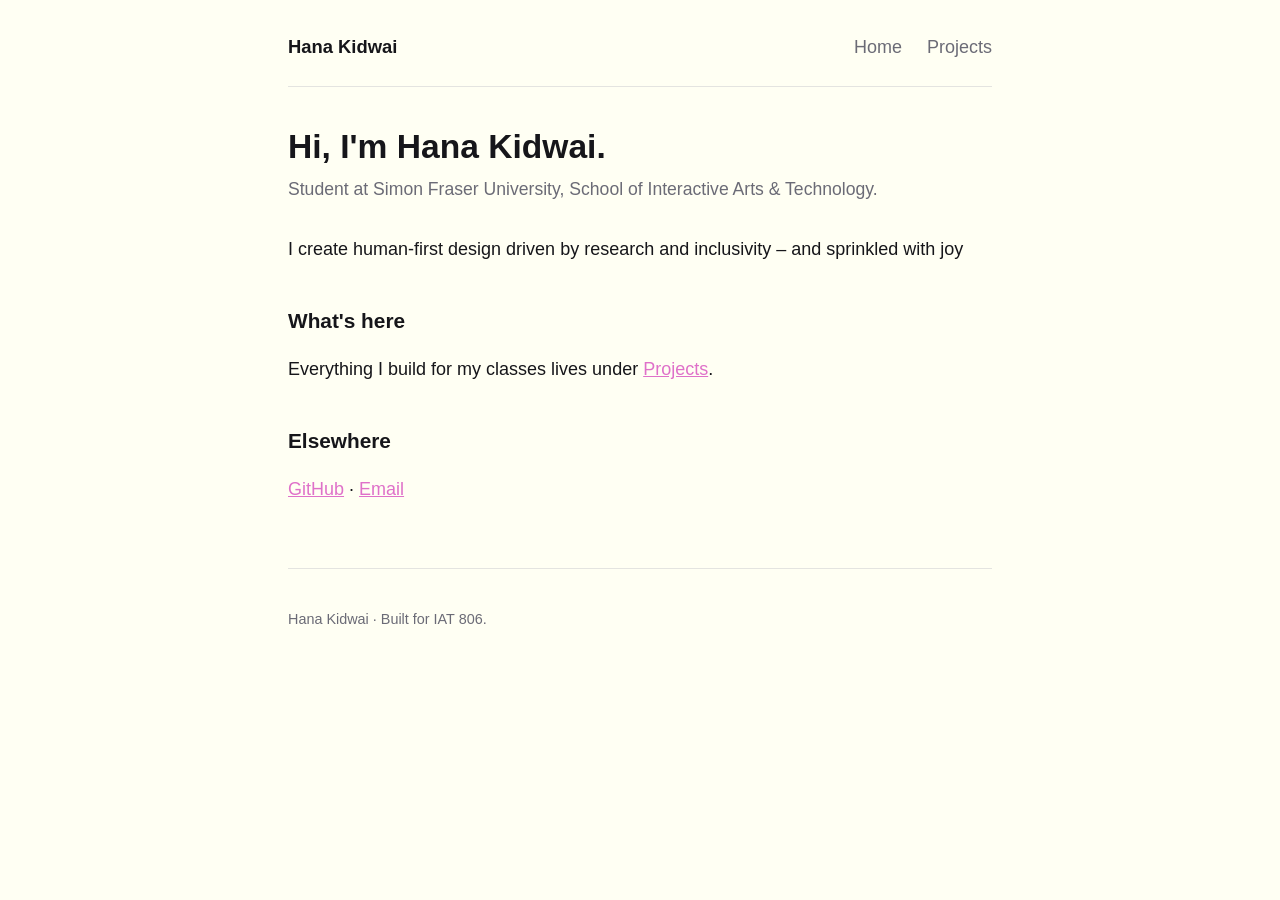
<file: index.html>
<!doctype html>
<html lang="en">
  <head>
    <meta charset="utf-8" />
    <meta name="viewport" content="width=device-width, initial-scale=1" />

    <!-- EDIT ME: this is what shows in the browser tab -->
    <title>Hana Kidwai</title>

    <link rel="stylesheet" href="style.css" />
  </head>
  <body>
    <header>
      <!-- EDIT ME: your name -->
      <a class="site-name" href="index.html">Hana Kidwai</a>
      <nav>
        <a href="index.html">Home</a>
        <a href="projects/index.html">Projects</a>
      </nav>
    </header>

    <main>
      <!-- EDIT ME: everything between here and the end of <main> -->
      <h1>Hi, I'm Hana Kidwai.</h1>
      <p class="tagline">
        Student at Simon Fraser University, School of Interactive Arts &amp;
        Technology.
      </p>

      <p>
        I create human-first design driven by research and inclusivity – and
        sprinkled with joy
      </p>

      <h2>What's here</h2>
      <p>
        Everything I build for my classes lives under
        <a href="projects/index.html">Projects</a>.
      </p>

      <h2>Elsewhere</h2>
      <p>
        <!-- EDIT ME: replace "your-username" with your GitHub username,
           or delete any line you don't want. -->
        <a href="https://github.com/hanak21">GitHub</a> &middot;
        <a href="mailto:you@sfu.ca">Email</a>
      </p>
    </main>

    <footer>
      <!-- EDIT ME -->
      <p>Hana Kidwai &middot; Built for IAT 806.</p>
    </footer>
  </body>
</html>
</file>
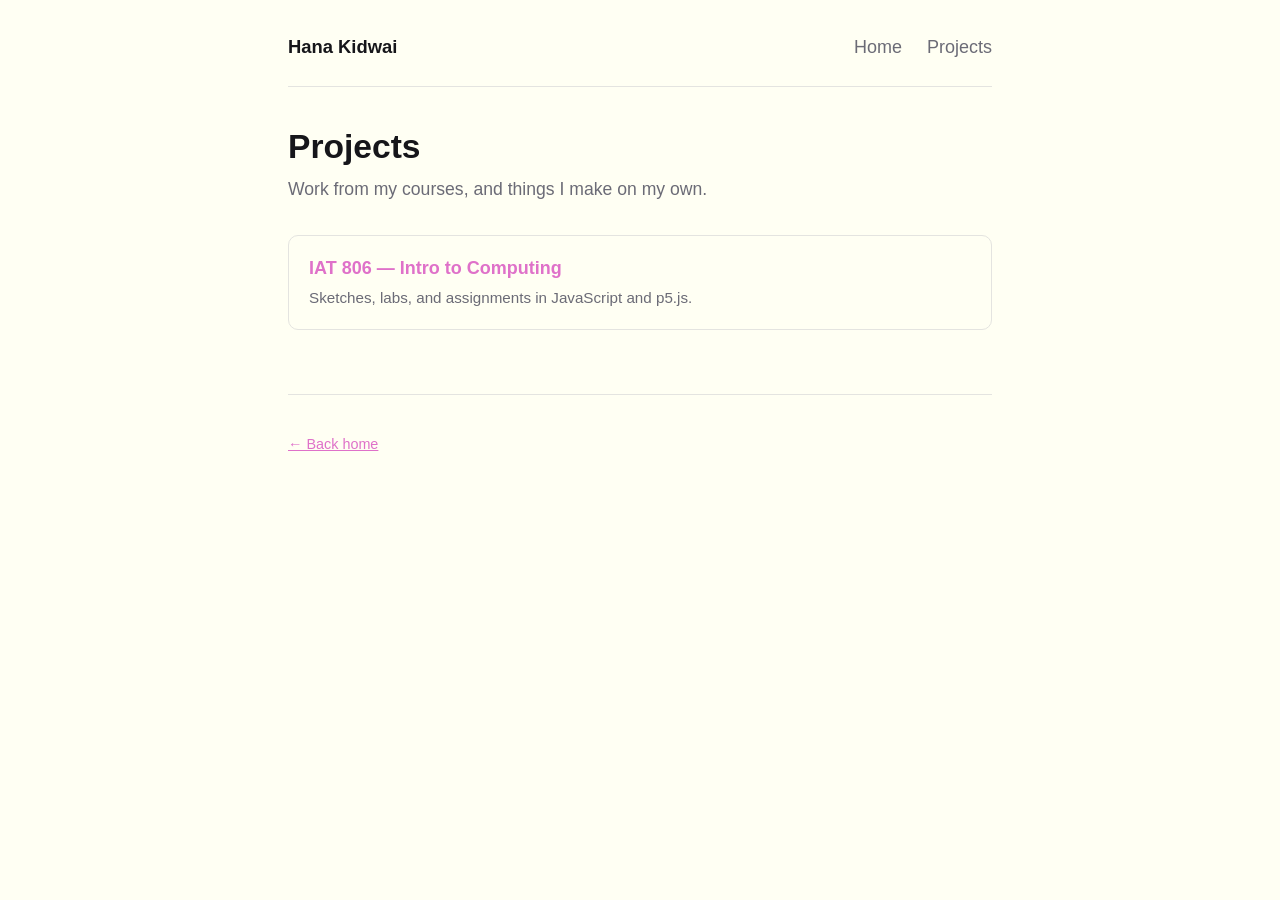
<file: projects/index.html>
<!DOCTYPE html>
<html lang="en">
<head>
  <meta charset="utf-8">
  <meta name="viewport" content="width=device-width, initial-scale=1">
  <title>Projects — Hana Kidwai</title>

  <!-- ../ means "go up one folder". This page lives in projects/,
       so ../style.css points back at the stylesheet in the main folder. -->
  <link rel="stylesheet" href="../style.css">
</head>
<body>

  <header>
    <a class="site-name" href="../index.html">Hana Kidwai</a>
    <nav>
      <a href="../index.html">Home</a>
      <a href="index.html">Projects</a>
    </nav>
  </header>

  <main>
    <h1>Projects</h1>
    <p class="tagline">Work from my courses, and things I make on my own.</p>

    <!-- Each <li> is one link. Copy a whole <li>...</li> block to add
         another course or project. -->
    <ul class="card-list">
      <li>
        <a href="iat-806/index.html">
          <span class="title">IAT 806 — Intro to Computing</span>
          <span class="description">Sketches, labs, and assignments in JavaScript and p5.js.</span>
        </a>
      </li>
    </ul>
  </main>

  <footer>
    <p><a href="../index.html">&larr; Back home</a></p>
  </footer>

</body>
</html>
</file>
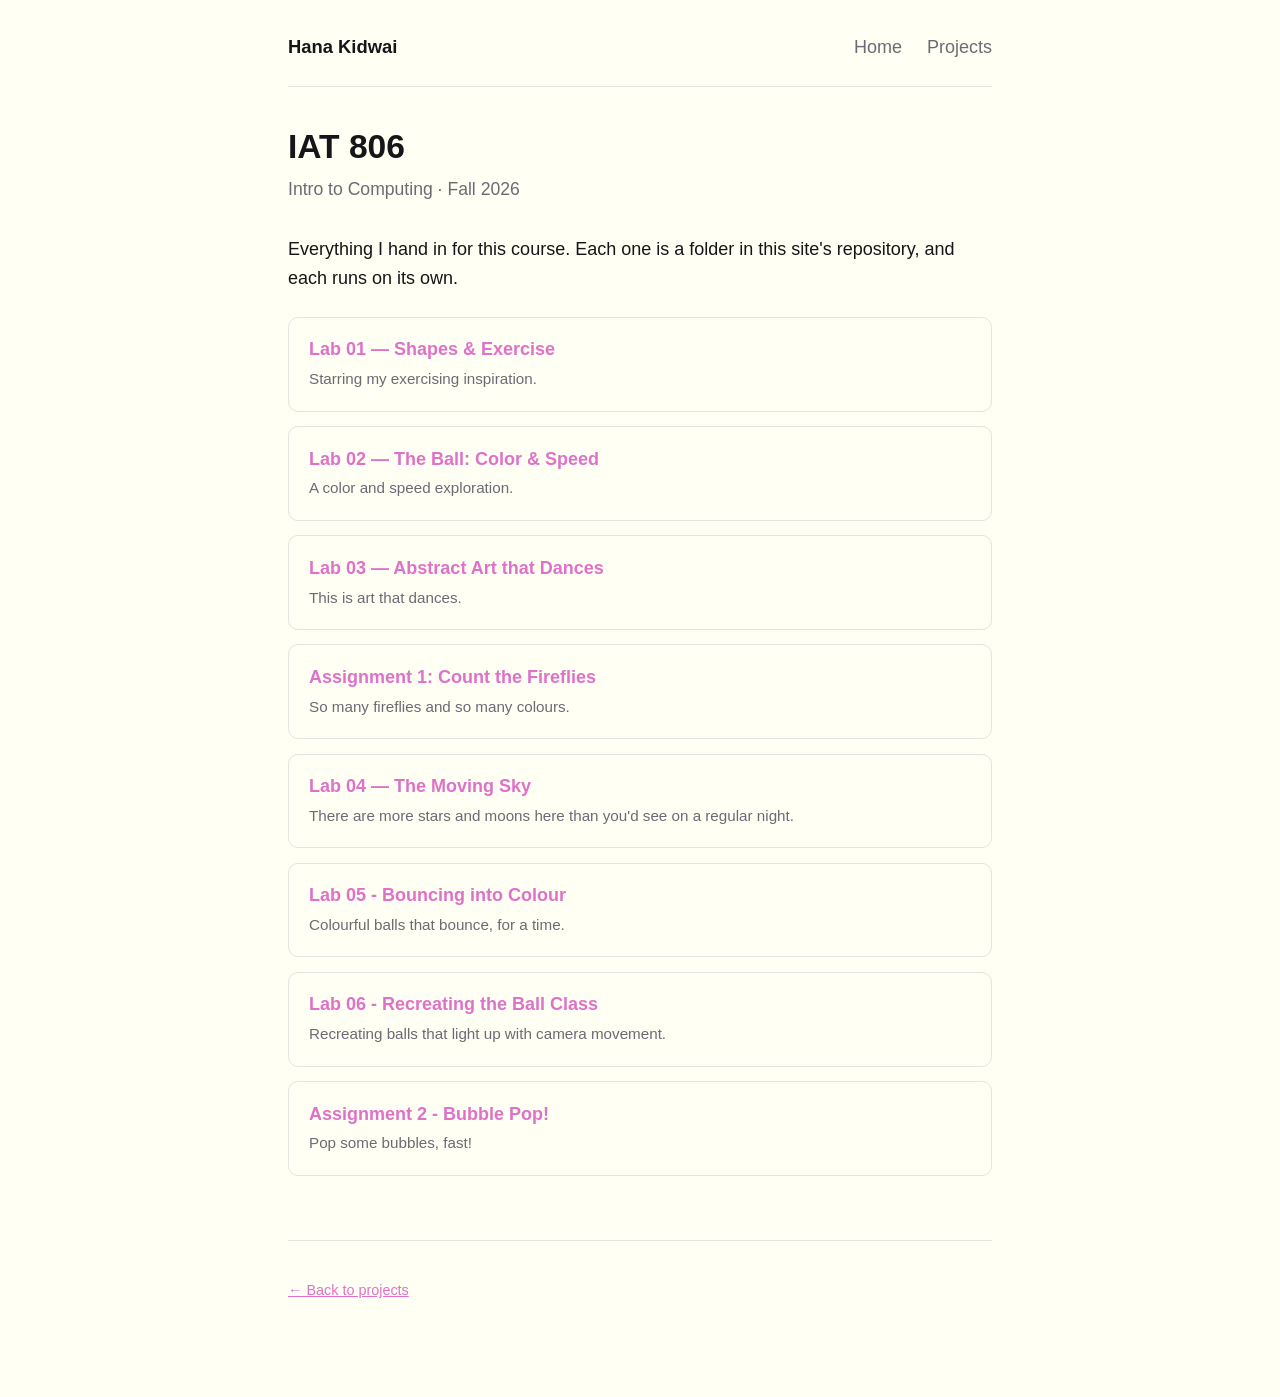
<file: projects/iat-806/index.html>
<!DOCTYPE html>
<html lang="en">
<head>
  <meta charset="utf-8">
  <meta name="viewport" content="width=device-width, initial-scale=1">
  <title>IAT 806 — Your Name</title>

  <!-- This page is two folders deep (projects/iat-806/), so the
       stylesheet is two levels up: ../../style.css -->
  <link rel="stylesheet" href="../../style.css">
</head>
<body>

  <header>
    <a class="site-name" href="../../index.html">Hana Kidwai</a>
    <nav>
      <a href="../../index.html">Home</a>
      <a href="../index.html">Projects</a>
    </nav>
  </header>

  <main>
    <h1>IAT 806</h1>
    <p class="tagline">Intro to Computing &middot; Fall 2026</p>

    <p>
      Everything I hand in for this course. Each one is a folder in this
      site's repository, and each runs on its own.
    </p>

    <!-- ===================================================
         ADD A SUBMISSION

         1. Make a new folder next to lab-01/ — name it after
            the assignment, all lowercase, dashes instead of
            spaces:  lab-02/   assignment-1/   final-project/
         2. Put an index.html inside it (copy lab-01/ to start).
         3. Copy one <li>...</li> block below, paste it, and
            change the folder name, title, and description.
         =================================================== -->
    <ul class="card-list">
      <li>
        <a href="lab-01/index.html">
          <span class="title">Lab 01 — Shapes & Exercise</span>
          <span class="description">Starring my exercising inspiration.</span>
        </a>
      </li>
            <li>
        <a href="lab02/index.html">
          <span class="title">Lab 02 — The Ball: Color & Speed</span>
          <span class="description">A color and speed exploration.</span>
        </a>
      </li>
      </li>
            <li>
        <a href="lab-03/index.html">
          <span class="title">Lab 03 — Abstract Art that Dances</span>
          <span class="description">This is art that dances.</span>
        </a>
      </li>

            <li>
        <a href="assignment1/index.html">
          <span class="title">Assignment 1: Count the Fireflies</span>
          <span class="description">So many fireflies and so many colours.</span>
        </a>
      </li>

                  <li>
        <a href="lab-04/index.html">
          <span class="title">Lab 04 — The Moving Sky</span>
          <span class="description">There are more stars and moons here than you'd see on a regular night.</span>
        </a>
      </li>
               <li>
        <a href="lab-05/index.html">
          <span class="title">Lab 05 - Bouncing into Colour </span>
          <span class="description">Colourful balls that bounce, for a time.</span>
        </a>
      </li>

                     <li>
        <a href="lab-06/index.html">
          <span class="title">Lab 06 - Recreating the Ball Class </span>
          <span class="description">Recreating balls that light up with camera movement.</span>
        </a>
      </li>

                      <li>
        <a href="Assignment2/index.html">
          <span class="title">Assignment 2 - Bubble Pop! </span>
          <span class="description">Pop some bubbles, fast!</span>
        </a>
      </li>

    
  
    </ul>
  </main>

  <footer>
    <p><a href="../index.html">&larr; Back to projects</a></p>
  </footer>

</body>
</html>
</file>
<file: style.css>
/* ===========================================================
   Your site's styles. Change anything here — colors, fonts,
   sizes. Every page on the site uses this one file.
   =========================================================== */

:root {
  --ink: #16161a;          /* main text color */
  --muted: #6b6b76;        /* quieter text */
  --accent: #df71c9;       /* links and highlights */
  --paper: #fffff3;        /* page background */
  --line: #e4e4e0;         /* borders */
}

* { box-sizing: border-box; }

body {
  margin: 0;
  padding: 0 1.25rem 5rem;
  background: var(--paper);
  color: var(--ink);
  font-family: "Helvetica Neue", Helvetica, Arial, sans-serif;
  font-size: 18px;
  line-height: 1.6;
}

/* Keeps everything in a readable column in the middle of the page */
header, main, footer {
  max-width: 44rem;
  margin: 0 auto;
}

/* --- top navigation ---------------------------------------- */

header {
  display: flex;
  flex-wrap: wrap;
  align-items: baseline;
  gap: 0.5rem 1.5rem;
  padding: 2rem 0 1.5rem;
  border-bottom: 1px solid var(--line);
  margin-bottom: 2.5rem;
}

header .site-name {
  font-size: 1.15rem;
  font-weight: 700;
  text-decoration: none;
  color: var(--ink);
  margin-right: auto;
}

header nav a {
  color: var(--muted);
  text-decoration: none;
  margin-left: 1.25rem;
}

header nav a:hover { color: var(--accent); }

/* --- text --------------------------------------------------- */

h1 {
  font-size: 2.1rem;
  line-height: 1.2;
  margin: 0 0 0.5rem;
}

h2 {
  font-size: 1.3rem;
  margin: 2.5rem 0 0.75rem;
}

.tagline {
  color: var(--muted);
  font-size: 1.1rem;
  margin: 0 0 2rem;
}

a { color: var(--accent); }

/* --- the list of links on the projects pages ----------------- */

.card-list {
  list-style: none;
  padding: 0;
  margin: 1.5rem 0 0;
}

.card-list li {
  border: 1px solid var(--line);
  border-radius: 10px;
  margin-bottom: 0.9rem;
  transition: border-color 0.15s ease;
}

.card-list li:hover { border-color: var(--accent); }

.card-list a {
  display: block;
  padding: 1.1rem 1.25rem;
  text-decoration: none;
  color: inherit;
}

.card-list .title {
  font-weight: 700;
  color: var(--accent);
  display: block;
}

.card-list .description {
  color: var(--muted);
  font-size: 0.95rem;
}

/* --- sketch pages ------------------------------------------- */

.back {
  display: inline-block;
  margin-bottom: 1.5rem;
  color: var(--muted);
  text-decoration: none;
  font-size: 0.95rem;
}

.back:hover { color: var(--accent); }

canvas { max-width: 100%; }

/* --- footer -------------------------------------------------- */

footer {
  margin-top: 4rem;
  padding-top: 1.5rem;
  border-top: 1px solid var(--line);
  color: var(--muted);
  font-size: 0.9rem;
}
</file>
